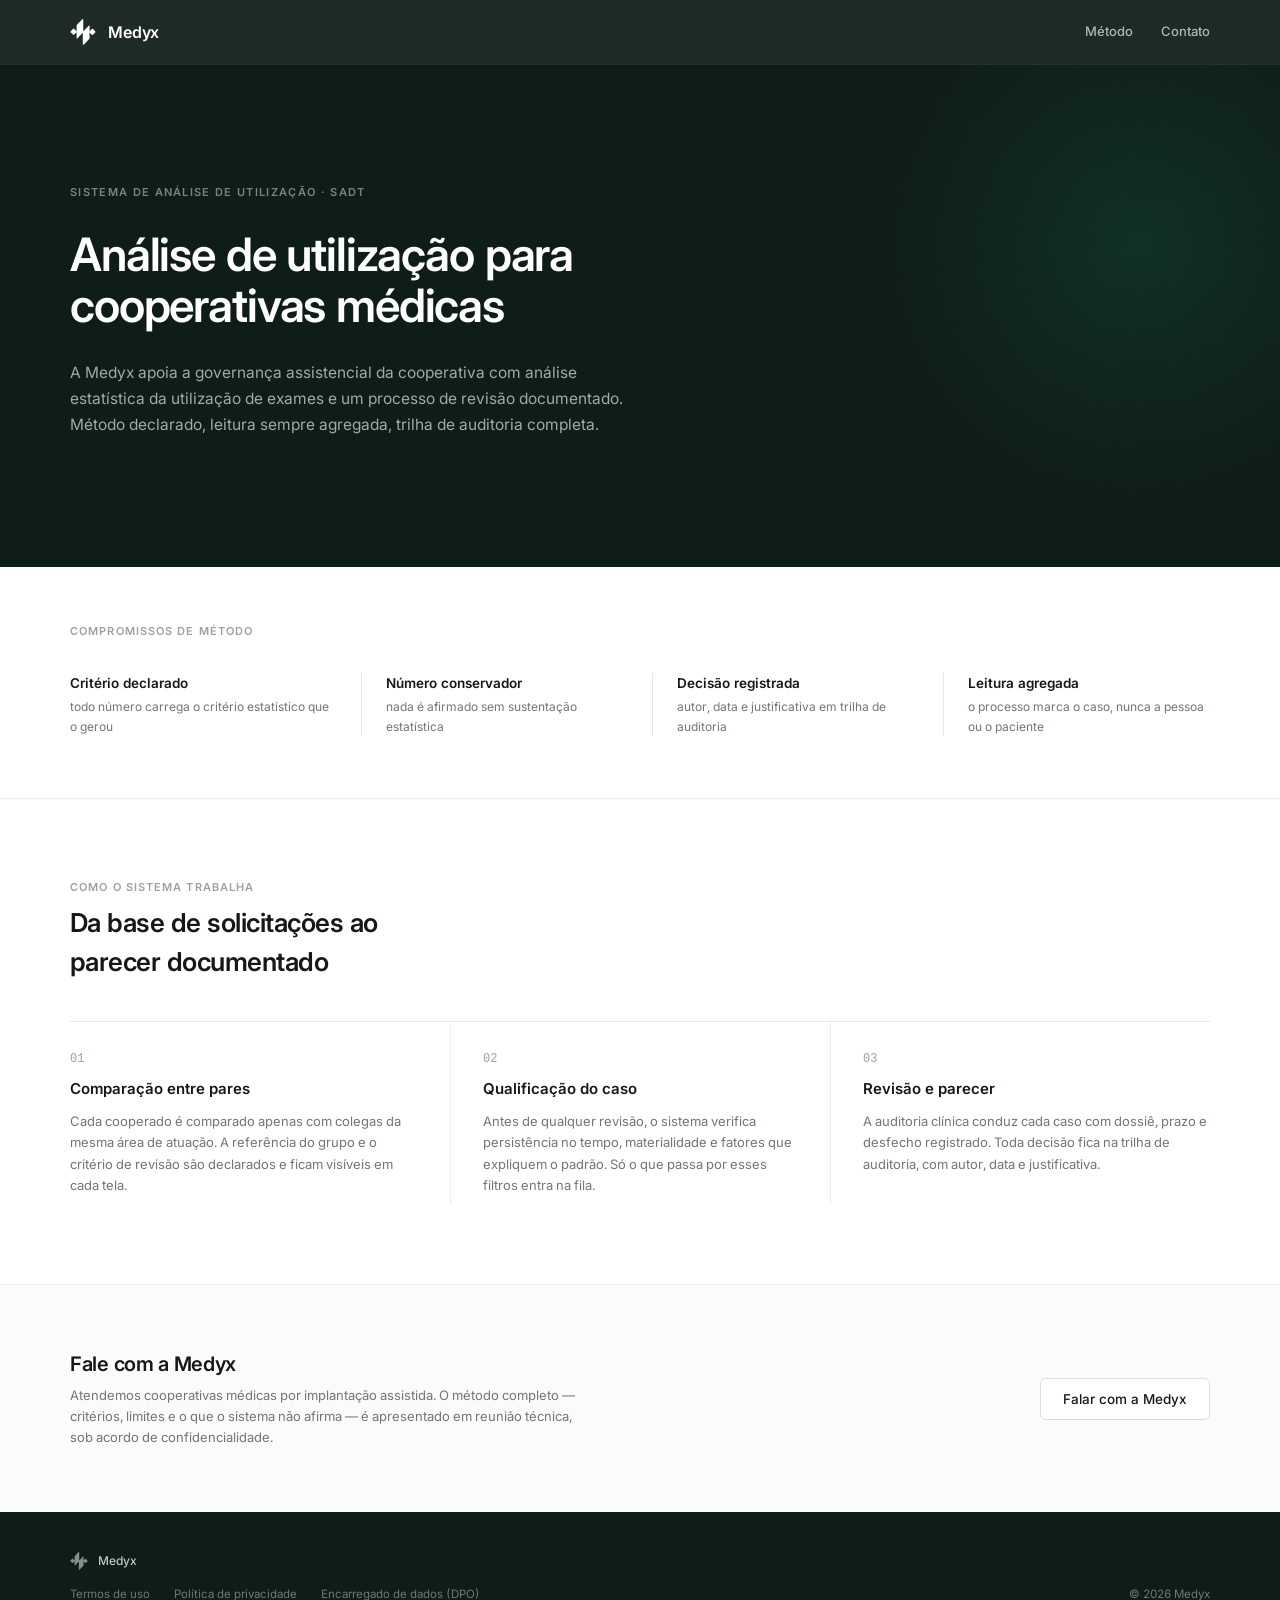
<file: index.html>
<!DOCTYPE html>
<html lang="pt-BR">
<head>
<meta charset="utf-8">
<meta name="viewport" content="width=device-width, initial-scale=1">
<title>Medyx · Inteligência de utilização SADT</title>
<meta name="description" content="A Medyx apoia a governança assistencial de cooperativas médicas com análise estatística da utilização de exames e um processo de revisão documentado.">
<link rel="canonical" href="https://medyx.com.br/">
<meta name="theme-color" content="#0F1D18">
<meta property="og:type" content="website">
<meta property="og:site_name" content="Medyx">
<meta property="og:locale" content="pt_BR">
<meta property="og:url" content="https://medyx.com.br/">
<meta property="og:title" content="Medyx · Inteligência de utilização SADT">
<meta property="og:description" content="Análise de utilização para cooperativas médicas. Método declarado, leitura sempre agregada, trilha de auditoria completa.">
<meta name="twitter:card" content="summary">
<link rel="icon" href="/favicon.svg" type="image/svg+xml">
<link rel="preconnect" href="https://fonts.googleapis.com">
<link rel="preconnect" href="https://fonts.gstatic.com" crossorigin>
<link href="https://fonts.googleapis.com/css2?family=Inter:wght@400;500;600&display=swap" rel="stylesheet">
<link rel="stylesheet" href="/assets/css/site.css">
</head>
<body>
<div class="page">

  <header class="site-header site-header--sticky">
    <div class="wrap">
      <a class="brand" href="/">
        <svg viewBox="0 0 282 292" aria-hidden="true" focusable="false"><path d="M133.148 1.96015L75.8498 63.1601C71.2151 68.1101 68.6338 74.7001 68.6338 81.5501V212.45C68.6338 218.13 75.3609 220.95 79.2622 216.91L138.525 155.48V284.01C138.525 289.68 145.233 292.5 149.134 288.49L207.508 228.42C212.348 223.44 215.066 216.7 215.066 209.68V80.3902C215.066 74.7302 208.378 71.9001 204.467 75.9001L144.627 137.17L143.844 6.32015C143.815 0.620149 137.01 -2.14985 133.157 1.97015L133.148 1.96015Z"></path><path d="M74.0606 143.56L39.2908 109.19C36.8463 106.77 32.9548 106.82 30.5592 109.29L1.793 139.09C-0.602554 141.57 -0.592776 145.55 1.793 148.02L30.5592 177.69C32.945 180.15 36.8268 180.2 39.2712 177.79L74.0508 143.55L74.0606 143.56Z"></path><path d="M209.482 145.019L242.101 110.619C244.526 108.059 248.535 108.049 250.979 110.589L279.755 140.519C282.151 143.009 282.131 147.009 279.706 149.469L251.155 178.559C248.73 181.029 244.819 181.029 242.394 178.559L209.473 145.019H209.482Z"></path></svg>
        <span>Medyx</span>
      </a>
      <nav class="nav" aria-label="Principal">
        <a href="#metodo">Método</a>
        <a href="#contato">Contato</a>
      </nav>
    </div>
  </header>

  <main>
    <section class="hero">
      <div class="hero__glow" aria-hidden="true"></div>
      <div class="wrap">
        <span class="eyebrow eyebrow--dark">Sistema de análise de utilização · SADT</span>
        <h1>Análise de utilização para cooperativas médicas</h1>
        <p>A Medyx apoia a governança assistencial da cooperativa com análise estatística da utilização de exames e um processo de revisão documentado. Método declarado, leitura sempre agregada, trilha de auditoria completa.</p>
      </div>
    </section>

    <section class="commitments" aria-labelledby="compromissos">
      <div class="wrap">
        <span class="eyebrow" id="compromissos">Compromissos de método</span>
        <dl class="commitments__grid">
          <div class="commitment">
            <dt>Critério declarado</dt>
            <dd>todo número carrega o critério estatístico que o gerou</dd>
          </div>
          <div class="commitment">
            <dt>Número conservador</dt>
            <dd>nada é afirmado sem sustentação estatística</dd>
          </div>
          <div class="commitment">
            <dt>Decisão registrada</dt>
            <dd>autor, data e justificativa em trilha de auditoria</dd>
          </div>
          <div class="commitment">
            <dt>Leitura agregada</dt>
            <dd>o processo marca o caso, nunca a pessoa ou o paciente</dd>
          </div>
        </dl>
      </div>
    </section>

    <section class="method" id="metodo">
      <div class="wrap">
        <div class="section-head">
          <span class="eyebrow">Como o sistema trabalha</span>
          <h2>Da base de solicitações ao parecer documentado</h2>
        </div>
        <div class="steps">
          <article class="step">
            <span class="step__n">01</span>
            <h3>Comparação entre pares</h3>
            <p>Cada cooperado é comparado apenas com colegas da mesma área de atuação. A referência do grupo e o critério de revisão são declarados e ficam visíveis em cada tela.</p>
          </article>
          <article class="step" id="governanca">
            <span class="step__n">02</span>
            <h3>Qualificação do caso</h3>
            <p>Antes de qualquer revisão, o sistema verifica persistência no tempo, materialidade e fatores que expliquem o padrão. Só o que passa por esses filtros entra na fila.</p>
          </article>
          <article class="step">
            <span class="step__n">03</span>
            <h3>Revisão e parecer</h3>
            <p>A auditoria clínica conduz cada caso com dossiê, prazo e desfecho registrado. Toda decisão fica na trilha de auditoria, com autor, data e justificativa.</p>
          </article>
        </div>
      </div>
    </section>

    <section class="cta" id="contato">
      <div class="wrap">
        <div class="cta__text">
          <h2>Fale com a Medyx</h2>
          <p>Atendemos cooperativas médicas por implantação assistida. O método completo — critérios, limites e o que o sistema não afirma — é apresentado em reunião técnica, sob acordo de confidencialidade.</p>
        </div>
        <a class="btn btn--ghost" href="/contato.html">Falar com a Medyx</a>
      </div>
    </section>
  </main>

  <footer class="site-footer">
    <div class="wrap">
      <div class="site-footer__brand">
        <svg viewBox="0 0 282 292" aria-hidden="true" focusable="false"><path d="M133.148 1.96015L75.8498 63.1601C71.2151 68.1101 68.6338 74.7001 68.6338 81.5501V212.45C68.6338 218.13 75.3609 220.95 79.2622 216.91L138.525 155.48V284.01C138.525 289.68 145.233 292.5 149.134 288.49L207.508 228.42C212.348 223.44 215.066 216.7 215.066 209.68V80.3902C215.066 74.7302 208.378 71.9001 204.467 75.9001L144.627 137.17L143.844 6.32015C143.815 0.620149 137.01 -2.14985 133.157 1.97015L133.148 1.96015Z"></path><path d="M74.0606 143.56L39.2908 109.19C36.8463 106.77 32.9548 106.82 30.5592 109.29L1.793 139.09C-0.602554 141.57 -0.592776 145.55 1.793 148.02L30.5592 177.69C32.945 180.15 36.8268 180.2 39.2712 177.79L74.0508 143.55L74.0606 143.56Z"></path><path d="M209.482 145.019L242.101 110.619C244.526 108.059 248.535 108.049 250.979 110.589L279.755 140.519C282.151 143.009 282.131 147.009 279.706 149.469L251.155 178.559C248.73 181.029 244.819 181.029 242.394 178.559L209.473 145.019H209.482Z"></path></svg>
        <span>Medyx</span>
      </div>
      <div class="site-footer__links">
        <a href="/legal.html#termos">Termos de uso</a>
        <a href="/legal.html#privacidade">Política de privacidade</a>
        <a href="/legal.html#dpo">Encarregado de dados (DPO)</a>
        <span class="site-footer__copy">© 2026 Medyx</span>
      </div>
    </div>
  </footer>

</div>
</body>
</html>
</file>
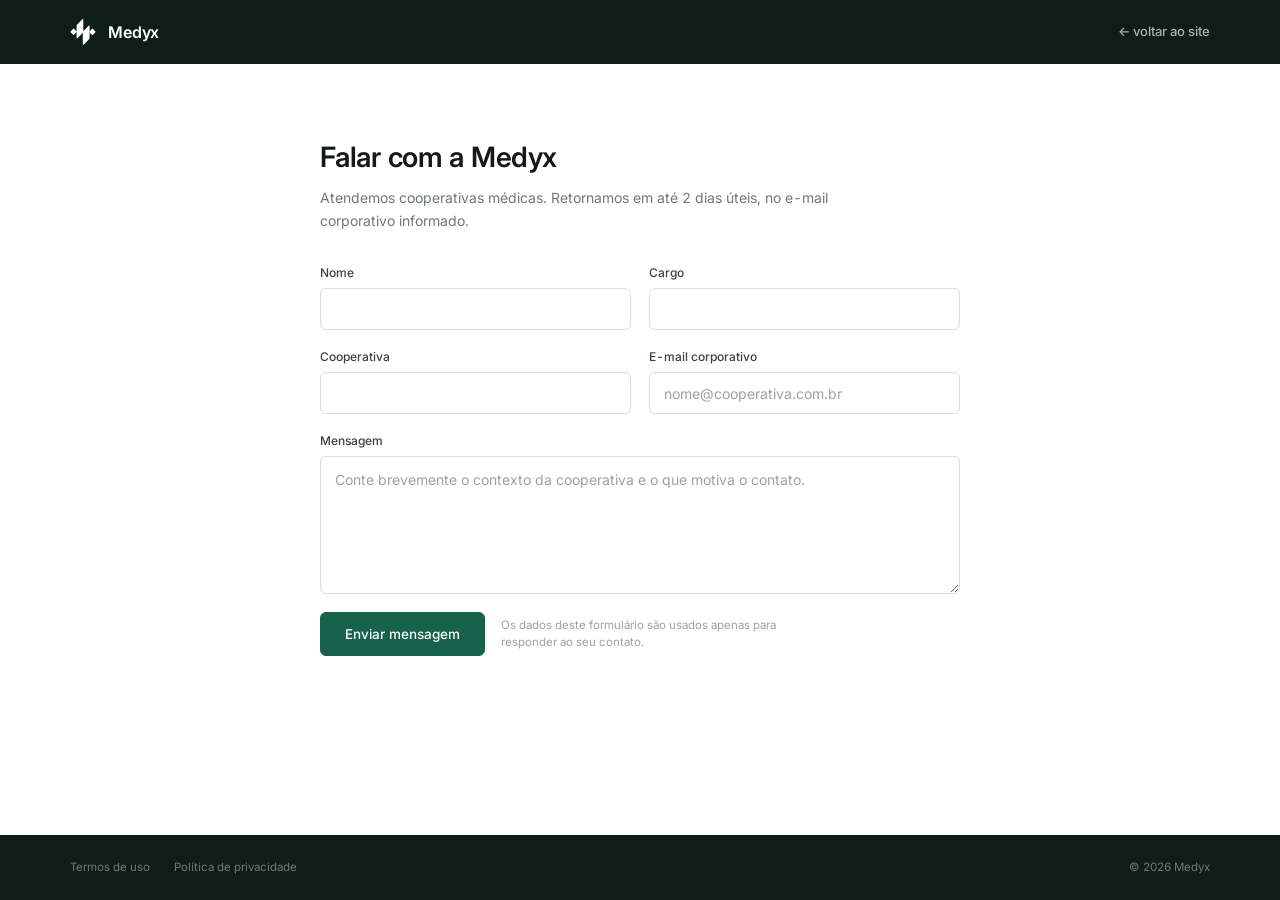
<file: contato.html>
<!DOCTYPE html>
<html lang="pt-BR">
<head>
<meta charset="utf-8">
<meta name="viewport" content="width=device-width, initial-scale=1">
<title>Medyx · Falar com a Medyx</title>
<meta name="description" content="Atendemos cooperativas médicas. Retornamos em até 2 dias úteis, no e-mail corporativo informado.">
<link rel="canonical" href="https://medyx.com.br/contato.html">
<meta name="theme-color" content="#0F1D18">
<meta property="og:type" content="website">
<meta property="og:site_name" content="Medyx">
<meta property="og:locale" content="pt_BR">
<meta property="og:url" content="https://medyx.com.br/contato.html">
<meta property="og:title" content="Medyx · Falar com a Medyx">
<meta property="og:description" content="Atendemos cooperativas médicas. Retornamos em até 2 dias úteis.">
<link rel="icon" href="/favicon.svg" type="image/svg+xml">
<link rel="preconnect" href="https://fonts.googleapis.com">
<link rel="preconnect" href="https://fonts.gstatic.com" crossorigin>
<link href="https://fonts.googleapis.com/css2?family=Inter:wght@400;500;600&display=swap" rel="stylesheet">
<link rel="stylesheet" href="/assets/css/site.css">
</head>
<body>
<div class="page">

  <header class="site-header">
    <div class="wrap">
      <a class="brand" href="/">
        <svg viewBox="0 0 282 292" aria-hidden="true" focusable="false"><path d="M133.148 1.96015L75.8498 63.1601C71.2151 68.1101 68.6338 74.7001 68.6338 81.5501V212.45C68.6338 218.13 75.3609 220.95 79.2622 216.91L138.525 155.48V284.01C138.525 289.68 145.233 292.5 149.134 288.49L207.508 228.42C212.348 223.44 215.066 216.7 215.066 209.68V80.3902C215.066 74.7302 208.378 71.9001 204.467 75.9001L144.627 137.17L143.844 6.32015C143.815 0.620149 137.01 -2.14985 133.157 1.97015L133.148 1.96015Z"></path><path d="M74.0606 143.56L39.2908 109.19C36.8463 106.77 32.9548 106.82 30.5592 109.29L1.793 139.09C-0.602554 141.57 -0.592776 145.55 1.793 148.02L30.5592 177.69C32.945 180.15 36.8268 180.2 39.2712 177.79L74.0508 143.55L74.0606 143.56Z"></path><path d="M209.482 145.019L242.101 110.619C244.526 108.059 248.535 108.049 250.979 110.589L279.755 140.519C282.151 143.009 282.131 147.009 279.706 149.469L251.155 178.559C248.73 181.029 244.819 181.029 242.394 178.559L209.473 145.019H209.482Z"></path></svg>
        <span>Medyx</span>
      </a>
      <nav class="nav" aria-label="Principal">
        <a href="/">← voltar ao site</a>
      </nav>
    </div>
  </header>

  <main class="main">
    <div class="wrap wrap--narrow form-page">

      <div id="form-view">
        <div class="form-page__head" style="margin-bottom:32px">
          <h1>Falar com a Medyx</h1>
          <p>Atendemos cooperativas médicas. Retornamos em até 2 dias úteis, no e-mail corporativo informado.</p>
        </div>

        <form class="form" id="contato-form" novalidate>
          <div class="form__row">
            <label class="field">
              <span>Nome</span>
              <input name="nome" type="text" autocomplete="name" required>
            </label>
            <label class="field">
              <span>Cargo</span>
              <input name="cargo" type="text" autocomplete="organization-title">
            </label>
          </div>
          <div class="form__row">
            <label class="field">
              <span>Cooperativa</span>
              <input name="cooperativa" type="text" autocomplete="organization">
            </label>
            <label class="field">
              <span>E-mail corporativo</span>
              <input name="email" type="email" inputmode="email" autocomplete="email" placeholder="nome@cooperativa.com.br" required>
            </label>
          </div>
          <label class="field">
            <span>Mensagem</span>
            <textarea name="mensagem" rows="5" placeholder="Conte brevemente o contexto da cooperativa e o que motiva o contato." required></textarea>
          </label>
          <p class="form__error" id="form-error" hidden role="alert"></p>
          <div class="form__actions">
            <button class="btn btn--primary" type="submit" id="submit-btn">Enviar mensagem</button>
            <span class="form__note">Os dados deste formulário são usados apenas para responder ao seu contato.</span>
          </div>
        </form>
      </div>

      <div class="sent" id="sent-view" hidden>
        <strong>Mensagem recebida</strong>
        <p>Obrigado pelo contato. Retornamos em até 2 dias úteis no e-mail corporativo informado.</p>
        <a href="/">← voltar ao site</a>
      </div>

    </div>
  </main>

  <footer class="site-footer site-footer--slim">
    <div class="wrap">
      <a href="/legal.html#termos">Termos de uso</a>
      <a href="/legal.html#privacidade">Política de privacidade</a>
      <span class="site-footer__copy">© 2026 Medyx</span>
    </div>
  </footer>

</div>
<script src="/assets/js/contato.js"></script>
</body>
</html>
</file>
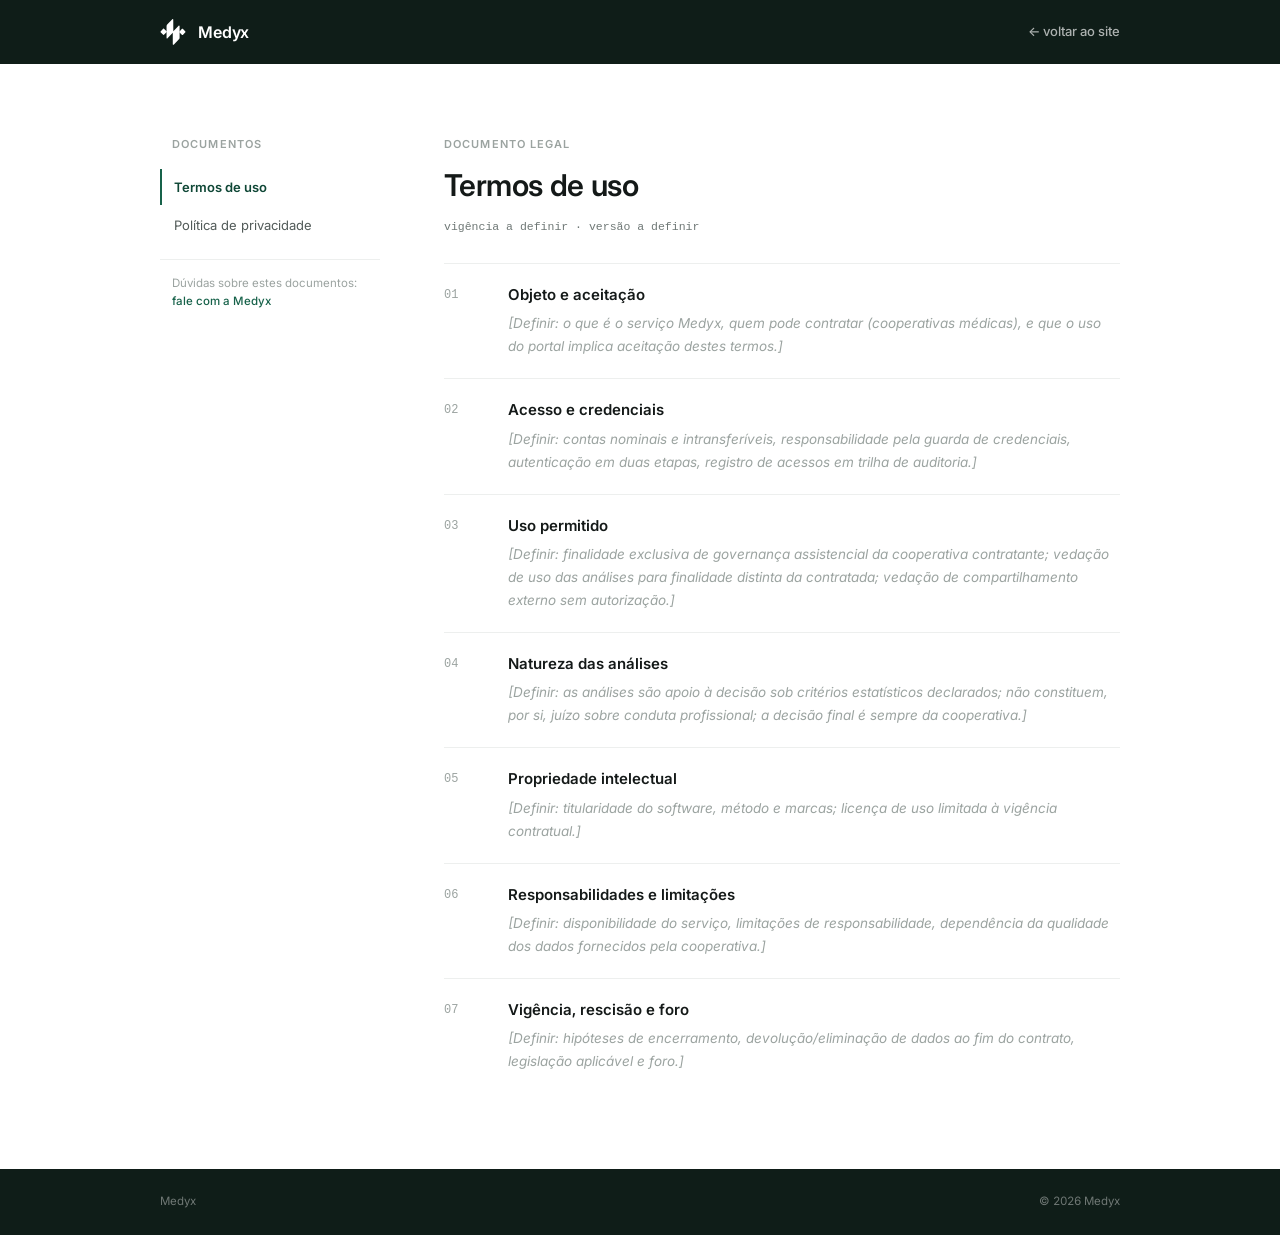
<file: legal.html>
<!DOCTYPE html>
<html lang="pt-BR">
<head>
<meta charset="utf-8">
<meta name="viewport" content="width=device-width, initial-scale=1">
<title>Medyx · Termos e privacidade</title>
<meta name="description" content="Termos de uso e política de privacidade da Medyx.">
<link rel="canonical" href="https://medyx.com.br/legal.html">
<meta name="theme-color" content="#0F1D18">
<meta name="robots" content="index,follow">
<meta property="og:type" content="website">
<meta property="og:site_name" content="Medyx">
<meta property="og:locale" content="pt_BR">
<meta property="og:url" content="https://medyx.com.br/legal.html">
<meta property="og:title" content="Medyx · Termos e privacidade">
<link rel="icon" href="/favicon.svg" type="image/svg+xml">
<link rel="preconnect" href="https://fonts.googleapis.com">
<link rel="preconnect" href="https://fonts.gstatic.com" crossorigin>
<link href="https://fonts.googleapis.com/css2?family=Inter:wght@400;500;600&display=swap" rel="stylesheet">
<link rel="stylesheet" href="/assets/css/site.css">
</head>
<body>
<div class="page">

  <header class="site-header">
    <div class="wrap wrap--doc">
      <a class="brand" href="/">
        <svg viewBox="0 0 282 292" aria-hidden="true" focusable="false"><path d="M133.148 1.96015L75.8498 63.1601C71.2151 68.1101 68.6338 74.7001 68.6338 81.5501V212.45C68.6338 218.13 75.3609 220.95 79.2622 216.91L138.525 155.48V284.01C138.525 289.68 145.233 292.5 149.134 288.49L207.508 228.42C212.348 223.44 215.066 216.7 215.066 209.68V80.3902C215.066 74.7302 208.378 71.9001 204.467 75.9001L144.627 137.17L143.844 6.32015C143.815 0.620149 137.01 -2.14985 133.157 1.97015L133.148 1.96015Z"></path><path d="M74.0606 143.56L39.2908 109.19C36.8463 106.77 32.9548 106.82 30.5592 109.29L1.793 139.09C-0.602554 141.57 -0.592776 145.55 1.793 148.02L30.5592 177.69C32.945 180.15 36.8268 180.2 39.2712 177.79L74.0508 143.55L74.0606 143.56Z"></path><path d="M209.482 145.019L242.101 110.619C244.526 108.059 248.535 108.049 250.979 110.589L279.755 140.519C282.151 143.009 282.131 147.009 279.706 149.469L251.155 178.559C248.73 181.029 244.819 181.029 242.394 178.559L209.473 145.019H209.482Z"></path></svg>
        <span>Medyx</span>
      </a>
      <nav class="nav" aria-label="Principal">
        <a href="/">← voltar ao site</a>
      </nav>
    </div>
  </header>

  <main class="main" style="padding-bottom:96px">
    <div class="wrap wrap--doc legal">

      <nav class="legal__nav" aria-label="Documentos legais">
        <span class="eyebrow">Documentos</span>
        <div class="legal__tabs" role="tablist" aria-label="Documentos legais">
          <button class="legal__tab" type="button" role="tab" data-doc="termos"
                  id="tab-termos" aria-controls="doc-termos" aria-selected="true">Termos de uso</button>
          <button class="legal__tab" type="button" role="tab" data-doc="privacidade"
                  id="tab-privacidade" aria-controls="doc-privacidade" aria-selected="false">Política de privacidade</button>
        </div>
        <span class="legal__help">Dúvidas sobre estes documentos: <a href="/contato.html">fale com a Medyx</a></span>
      </nav>

      <article class="doc" id="doc-termos" role="tabpanel" aria-labelledby="tab-termos">
        <div class="doc__head">
          <span class="eyebrow">Documento legal</span>
          <h1>Termos de uso</h1>
          <span class="doc__meta">vigência a definir · versão a definir</span>
        </div>

        <section class="clause">
          <span class="clause__n">01</span>
          <div class="clause__body">
            <h2>Objeto e aceitação</h2>
            <p>[Definir: o que é o serviço Medyx, quem pode contratar (cooperativas médicas), e que o uso do portal implica aceitação destes termos.]</p>
          </div>
        </section>
        <section class="clause">
          <span class="clause__n">02</span>
          <div class="clause__body">
            <h2>Acesso e credenciais</h2>
            <p>[Definir: contas nominais e intransferíveis, responsabilidade pela guarda de credenciais, autenticação em duas etapas, registro de acessos em trilha de auditoria.]</p>
          </div>
        </section>
        <section class="clause">
          <span class="clause__n">03</span>
          <div class="clause__body">
            <h2>Uso permitido</h2>
            <p>[Definir: finalidade exclusiva de governança assistencial da cooperativa contratante; vedação de uso das análises para finalidade distinta da contratada; vedação de compartilhamento externo sem autorização.]</p>
          </div>
        </section>
        <section class="clause">
          <span class="clause__n">04</span>
          <div class="clause__body">
            <h2>Natureza das análises</h2>
            <p>[Definir: as análises são apoio à decisão sob critérios estatísticos declarados; não constituem, por si, juízo sobre conduta profissional; a decisão final é sempre da cooperativa.]</p>
          </div>
        </section>
        <section class="clause">
          <span class="clause__n">05</span>
          <div class="clause__body">
            <h2>Propriedade intelectual</h2>
            <p>[Definir: titularidade do software, método e marcas; licença de uso limitada à vigência contratual.]</p>
          </div>
        </section>
        <section class="clause">
          <span class="clause__n">06</span>
          <div class="clause__body">
            <h2>Responsabilidades e limitações</h2>
            <p>[Definir: disponibilidade do serviço, limitações de responsabilidade, dependência da qualidade dos dados fornecidos pela cooperativa.]</p>
          </div>
        </section>
        <section class="clause">
          <span class="clause__n">07</span>
          <div class="clause__body">
            <h2>Vigência, rescisão e foro</h2>
            <p>[Definir: hipóteses de encerramento, devolução/eliminação de dados ao fim do contrato, legislação aplicável e foro.]</p>
          </div>
        </section>
      </article>

      <article class="doc" id="doc-privacidade" role="tabpanel" aria-labelledby="tab-privacidade" hidden>
        <div class="doc__head">
          <span class="eyebrow">Documento legal</span>
          <h1>Política de privacidade</h1>
          <span class="doc__meta">vigência a definir · versão a definir</span>
        </div>

        <section class="clause">
          <span class="clause__n">01</span>
          <div class="clause__body">
            <h2>Quem somos e papéis (LGPD)</h2>
            <p>[Definir: identificação da Medyx; papel de operadora dos dados tratados por conta da cooperativa (controladora), e de controladora para os dados do site e do formulário de contato.]</p>
          </div>
        </section>
        <section class="clause">
          <span class="clause__n">02</span>
          <div class="clause__body">
            <h2>Dados tratados e finalidades</h2>
            <p>[Definir: categorias de dados tratados no portal (dados de utilização assistencial, dados cadastrais de usuários) e no site (formulário de contato); finalidade de cada tratamento; base legal correspondente.]</p>
          </div>
        </section>
        <section class="clause">
          <span class="clause__n">03</span>
          <div class="clause__body">
            <h2>Princípio da leitura agregada</h2>
            <p>[Definir: compromisso de análise agregada; salvaguardas contra identificação de pacientes nas superfícies de análise.]</p>
          </div>
        </section>
        <section class="clause">
          <span class="clause__n">04</span>
          <div class="clause__body">
            <h2>Armazenamento e segurança</h2>
            <p>[Definir: hospedagem no Brasil, criptografia em trânsito e em repouso, controle de acesso por perfil, registro de acessos, prazos de retenção.]</p>
          </div>
        </section>
        <section class="clause">
          <span class="clause__n">05</span>
          <div class="clause__body">
            <h2>Compartilhamento</h2>
            <p>[Definir: hipóteses de compartilhamento (suboperadores de infraestrutura, obrigação legal); vedação de venda de dados.]</p>
          </div>
        </section>
        <section class="clause">
          <span class="clause__n">06</span>
          <div class="clause__body">
            <h2>Direitos dos titulares</h2>
            <p>[Definir: canais para exercício dos direitos previstos na LGPD e fluxo de atendimento junto à cooperativa controladora.]</p>
          </div>
        </section>
        <section class="clause" id="dpo">
          <span class="clause__n">07</span>
          <div class="clause__body">
            <h2>Encarregado de dados (DPO)</h2>
            <p>[Definir: nome/e-mail do encarregado e canal de contato.]</p>
          </div>
        </section>
      </article>

    </div>
  </main>

  <footer class="site-footer site-footer--slim">
    <div class="wrap wrap--doc">
      <span>Medyx</span>
      <span class="site-footer__copy">© 2026 Medyx</span>
    </div>
  </footer>

</div>
<script src="/assets/js/legal.js"></script>
</body>
</html>
</file>
<file: assets/css/site.css>
/* Medyx — site institucional
   Tokens espelhados de tokens.css do projeto de design (Medyx · tokens.css v1.0). */

:root{
  /* neutros */
  --g-25:#FBFBFA; --g-50:#F5F6F5; --g-100:#EDEFEE; --g-150:#E4E7E6; --g-200:#DADEDC;
  --g-300:#C3C8C6; --g-400:#9BA3A0; --g-500:#6F7876; --g-600:#525B59; --g-700:#3A4241;
  --g-800:#242A29; --g-900:#141918;

  /* institucional e semântica */
  --acc:#17624A; --acc-strong:#0F4736; --acc-soft:#EAF1EE; --acc-line:#C6D9D1;
  --crit:#8B4234; --crit-soft:#F6ECE9; --crit-line:#E2CFC9;

  /* superfície escura (header / footer / hero) */
  --dark:#0F1D18;

  --r-md:6px; --r-lg:10px;
  --wrap:1140px;
  --pad-x:40px;
}

*{box-sizing:border-box}
html,body{margin:0;padding:0}

/* O fundo do <html> pinta a tela do navegador — inclusive a faixa que aparece
   quando o macOS/iOS estica a rolagem além do topo ou do fim da página. Escuro
   aqui faz essa faixa continuar o header e o rodapé em vez de piscar branco.
   O branco do conteúdo fica no <body>, que não propaga por já ter fundo próprio. */
html{scroll-behavior:smooth;background:var(--dark)}

body{
  background:#fff;
  font-family:Inter,system-ui,-apple-system,"Segoe UI",sans-serif;
  -webkit-font-smoothing:antialiased;
  color:var(--g-900);
  font-variant-numeric:tabular-nums;
  font-size:14px;
  line-height:1.5;
}

a{color:var(--g-900);text-decoration:none}
a:hover{color:var(--acc-strong)}
button,input,textarea,select{font-family:inherit}
button,a,input,textarea{transition:background-color .12s ease,border-color .12s ease,color .12s ease,box-shadow .12s ease}
:focus-visible{outline:2px solid var(--acc);outline-offset:2px}
img,svg{max-width:100%}

@keyframes fadeUp{from{opacity:0;transform:translateY(6px)}to{opacity:1;transform:none}}

.page{min-height:100vh;display:flex;flex-direction:column}
.wrap{max-width:var(--wrap);width:100%;margin:0 auto}
.wrap--narrow{max-width:640px}
.wrap--doc{max-width:960px}
.sr-only{position:absolute;width:1px;height:1px;padding:0;margin:-1px;overflow:hidden;clip:rect(0 0 0 0);white-space:nowrap;border:0}

/* ---------- tipografia auxiliar ---------- */
.eyebrow{font-size:11px;font-weight:600;letter-spacing:.1em;text-transform:uppercase;color:var(--g-400)}
.eyebrow--dark{letter-spacing:.12em;color:rgba(255,255,255,.45)}
.mono{font-family:ui-monospace,SFMono-Regular,Menlo,monospace}

/* ---------- header ---------- */
.site-header{
  height:64px;display:flex;align-items:center;padding:0 var(--pad-x);
  background:var(--dark);z-index:40;
}
.site-header--sticky{
  position:sticky;top:0;
  background:rgba(15,29,24,.94);
  -webkit-backdrop-filter:blur(8px);backdrop-filter:blur(8px);
}
.site-header .wrap{display:flex;align-items:center;gap:12px}
.brand{display:inline-flex;align-items:center;gap:12px}
.brand:hover{color:#fff}
.brand svg{width:26px;height:26px;fill:#fff;flex:none}
.brand span{font-size:16px;font-weight:600;letter-spacing:-.01em;color:#fff}
.nav{margin-left:auto;display:flex;align-items:center;gap:28px}
.nav a{font-size:13px;color:rgba(255,255,255,.66);font-weight:500}
.nav a:hover{color:#fff}

/* ---------- hero ---------- */
.hero{padding:120px var(--pad-x) 128px;background:var(--dark);position:relative;overflow:hidden}
.hero::before{content:"";position:absolute;left:0;right:0;top:0;height:1px;background:rgba(255,255,255,.08)}
.hero__glow{position:absolute;right:-120px;top:-80px;width:520px;height:520px;border-radius:50%;background:radial-gradient(closest-side,rgba(23,98,74,.28),transparent);pointer-events:none}
.hero .wrap{display:flex;flex-direction:column;gap:28px;position:relative}
.hero h1{
  margin:0;font-size:46px;font-weight:600;letter-spacing:-.025em;line-height:1.12;
  color:#fff;text-wrap:pretty;max-width:720px;
}
.hero p{margin:0;font-size:15.5px;line-height:1.7;color:rgba(255,255,255,.62);max-width:560px;text-wrap:pretty}

/* ---------- compromissos ---------- */
.commitments{border-bottom:1px solid var(--g-100);background:#fff;padding:56px var(--pad-x) 48px}
.commitments .wrap{display:flex;flex-direction:column;gap:20px}
.commitments__grid{display:grid;grid-template-columns:repeat(4,minmax(0,1fr));gap:24px}
.commitment{display:flex;flex-direction:column;gap:4px}
.commitment + .commitment{border-left:1px solid var(--g-150);padding-left:24px}
.commitment dt{font-size:13.5px;font-weight:600;color:var(--g-900)}
.commitment dd{margin:0;font-size:12px;color:var(--g-500);line-height:1.6}

/* ---------- método ---------- */
.method{padding:80px var(--pad-x)}
.method .wrap{display:flex;flex-direction:column;gap:40px}
.section-head{display:flex;flex-direction:column;gap:8px;max-width:560px}
.section-head h2{margin:0;font-size:26px;font-weight:600;letter-spacing:-.02em;text-wrap:pretty}
.steps{display:grid;grid-template-columns:repeat(3,minmax(0,1fr));border-top:1px solid var(--g-150)}
.step{display:flex;flex-direction:column;gap:10px;padding:28px 32px 8px}
.step:first-child{padding-left:0}
.step:last-child{padding-right:0}
.step + .step{border-left:1px solid var(--g-100)}
.step__n{font-family:ui-monospace,SFMono-Regular,Menlo,monospace;font-size:12px;color:var(--g-400)}
.step h3{margin:0;font-size:15px;font-weight:600}
.step p{margin:0;font-size:13px;line-height:1.65;color:var(--g-500);text-wrap:pretty}

/* ---------- chamada de contato ---------- */
.cta{border-top:1px solid var(--g-100);background:var(--g-25);padding:64px var(--pad-x)}
.cta .wrap{display:flex;align-items:center;gap:24px;flex-wrap:wrap}
.cta__text{display:flex;flex-direction:column;gap:6px}
.cta h2{margin:0;font-size:20px;font-weight:600;letter-spacing:-.015em}
.cta p{margin:0;font-size:13px;color:var(--g-500);max-width:520px;line-height:1.6}

.btn{
  height:42px;padding:0 22px;border:1px solid var(--g-200);border-radius:var(--r-md);
  background:#fff;font-size:13.5px;font-weight:500;color:var(--g-900);
  display:inline-flex;align-items:center;cursor:pointer;
}
.btn:hover{border-color:var(--acc);color:var(--acc-strong)}
.btn--ghost{margin-left:auto}
.btn--primary{
  height:44px;padding:0 24px;border:1px solid var(--acc);background:var(--acc);color:#fff;
}
.btn--primary:hover{background:var(--acc-strong);border-color:var(--acc-strong);color:#fff}

/* ---------- footer ---------- */
.site-footer{padding:40px var(--pad-x);background:var(--dark)}
.site-footer .wrap{display:flex;flex-direction:column;gap:16px}
.site-footer__brand{display:flex;align-items:center;gap:10px}
.site-footer__brand svg{width:18px;height:18px;fill:rgba(255,255,255,.5);flex:none}
.site-footer__brand span{font-size:12px;color:rgba(255,255,255,.75);font-weight:500}
.site-footer__links{display:flex;gap:24px;flex-wrap:wrap;align-items:baseline;font-size:11.5px;color:rgba(255,255,255,.4)}
.site-footer__links a{color:rgba(255,255,255,.4)}
.site-footer__links a:hover{color:#fff}
.site-footer__copy{margin-left:auto}
.site-footer--slim{padding:24px var(--pad-x)}
.site-footer--slim .wrap{flex-direction:row;gap:24px;flex-wrap:wrap;align-items:baseline;font-size:11.5px;color:rgba(255,255,255,.4)}
.site-footer--slim a{color:rgba(255,255,255,.4)}
.site-footer--slim a:hover{color:#fff}

/* ---------- formulário de contato ---------- */
.main{flex:1;padding:72px var(--pad-x)}
.form-page{display:flex;flex-direction:column;gap:32px}
.form-page__head{display:flex;flex-direction:column;gap:8px}
.form-page__head h1{margin:0;font-size:28px;font-weight:600;letter-spacing:-.02em}
.form-page__head p{margin:0;font-size:14px;line-height:1.65;color:var(--g-500);text-wrap:pretty}

.form{display:flex;flex-direction:column;gap:18px}
.form__row{display:grid;grid-template-columns:repeat(2,minmax(0,1fr));gap:18px}
.field{display:flex;flex-direction:column;gap:6px}
.field > span{font-size:12px;font-weight:500;color:var(--g-700)}
.field input,.field textarea{
  border:1px solid var(--g-200);border-radius:var(--r-md);font-size:14px;outline:none;color:var(--g-900);background:#fff;
}
.field input{height:42px;padding:0 14px}
.field textarea{padding:12px 14px;line-height:1.6;resize:vertical}
.field input:focus,.field textarea:focus{border-color:var(--acc);box-shadow:0 0 0 3px var(--acc-soft)}
.field input::placeholder,.field textarea::placeholder{color:var(--g-400)}
.form__actions{display:flex;align-items:center;gap:16px;flex-wrap:wrap}
.form__note{font-size:11.5px;color:var(--g-400);line-height:1.5;max-width:320px}
.form__error{font-size:12.5px;color:var(--crit);background:var(--crit-soft);border:1px solid var(--crit-line);border-radius:var(--r-md);padding:10px 14px}

.sent{
  display:flex;flex-direction:column;gap:12px;animation:fadeUp .25s ease both;
  border:1px solid #DCE9E3;background:var(--acc-soft);border-radius:var(--r-lg);padding:28px 32px;
}
.sent strong{font-size:16px;font-weight:600;color:var(--acc-strong)}
.sent p{margin:0;font-size:13.5px;line-height:1.65;color:var(--g-700)}
.sent a{font-size:13px;font-weight:500;color:var(--acc-strong)}
[hidden]{display:none !important}

/* ---------- documentos legais ---------- */
.legal{display:grid;grid-template-columns:220px minmax(0,1fr);gap:64px;align-items:start}
.legal__nav{position:sticky;top:24px;display:flex;flex-direction:column;gap:16px}
.legal__nav .eyebrow{padding:0 12px}
.legal__tabs{display:flex;flex-direction:column;gap:2px}
.legal__tab{
  text-align:left;height:36px;padding:0 12px;border:0;border-left:2px solid transparent;border-radius:0;
  font-size:13px;font-weight:400;background:transparent;color:var(--g-600);cursor:pointer;
}
.legal__tab:hover{color:var(--acc-strong)}
.legal__tab[aria-selected="true"]{border-left-color:var(--acc);font-weight:600;color:var(--acc-strong)}
.legal__help{
  font-size:11.5px;color:var(--g-400);line-height:1.6;padding:14px 12px 0;border-top:1px solid var(--g-100);
}
.legal__help a{color:var(--acc);font-weight:500}

.doc{display:flex;flex-direction:column;gap:20px}
.doc__head{display:flex;flex-direction:column;gap:10px;padding-bottom:8px}
.doc__head h1{margin:0;font-size:30px;font-weight:600;letter-spacing:-.02em}
.doc__meta{font-family:ui-monospace,SFMono-Regular,Menlo,monospace;font-size:11.5px;color:var(--g-500)}
.clause{display:grid;grid-template-columns:48px minmax(0,1fr);gap:16px;border-top:1px solid var(--g-100);padding-top:20px}
.clause__n{font-family:ui-monospace,SFMono-Regular,Menlo,monospace;font-size:12px;color:var(--g-400);padding-top:2px}
.clause__body{display:flex;flex-direction:column;gap:6px}
.clause h2{margin:0;font-size:15px;font-weight:600}
.clause p{margin:0;font-size:13.5px;line-height:1.7;color:var(--g-400);font-style:italic}

/* ---------- 404 ---------- */
.notfound{flex:1;display:flex;align-items:center;padding:96px var(--pad-x)}
.notfound__box{display:flex;flex-direction:column;gap:14px;max-width:520px}
.notfound__box h1{margin:0;font-size:28px;font-weight:600;letter-spacing:-.02em}
.notfound__box p{margin:0;font-size:14px;line-height:1.65;color:var(--g-500)}

/* ---------- responsivo ----------
   O canvas de design é desktop-only (1140px). Os breakpoints abaixo preservam
   escala tipográfica e hierarquia; nenhum conteúdo é escondido. */
@media (max-width:1000px){
  .commitments__grid{grid-template-columns:repeat(2,minmax(0,1fr));gap:24px 0}
  .commitment{padding:0 24px}
  .commitment:nth-child(odd){padding-left:0;border-left:0}
  .commitment:nth-child(even){border-left:1px solid var(--g-150)}
  .steps{grid-template-columns:1fr}
  .step{padding:24px 0 8px}
  .step + .step{border-left:0;border-top:1px solid var(--g-100)}
  .legal{grid-template-columns:1fr;gap:32px}
  .legal__nav{position:static}
  .legal__tabs{flex-direction:row;gap:8px;flex-wrap:wrap}
  .legal__tab{border-left:0;border-bottom:2px solid transparent;padding:0 4px}
  .legal__tab[aria-selected="true"]{border-left-color:transparent;border-bottom-color:var(--acc)}
  .legal__nav .eyebrow,.legal__help{padding-left:0;padding-right:0}
}

@media (max-width:720px){
  :root{--pad-x:20px}
  .hero{padding:72px var(--pad-x) 80px}
  .hero h1{font-size:clamp(28px,7.5vw,40px)}
  .hero p{font-size:15px}
  .commitments{padding:40px var(--pad-x) 36px}
  .commitments__grid{grid-template-columns:1fr;gap:20px}
  .commitment,.commitment + .commitment{padding-left:0;border-left:0}
  .method,.cta{padding:56px var(--pad-x)}
  .method .wrap{gap:28px}
  .section-head h2{font-size:22px}
  .cta .wrap{align-items:flex-start;gap:20px}
  .btn--ghost{margin-left:0}
  .main{padding:48px var(--pad-x)}
  .form__row{grid-template-columns:1fr}
  .form-page__head h1,.doc__head h1{font-size:24px}
  .clause{grid-template-columns:1fr;gap:8px}
  .clause__n{padding-top:0}
  .site-footer{padding:32px var(--pad-x)}
  .site-footer__links{gap:12px 20px}
  .site-footer__copy{margin-left:0;width:100%}
  .nav{gap:18px}
}

@media (prefers-reduced-motion:reduce){
  html{scroll-behavior:auto}
  *,*::before,*::after{animation-duration:.01ms !important;transition-duration:.01ms !important}
}
</file>
